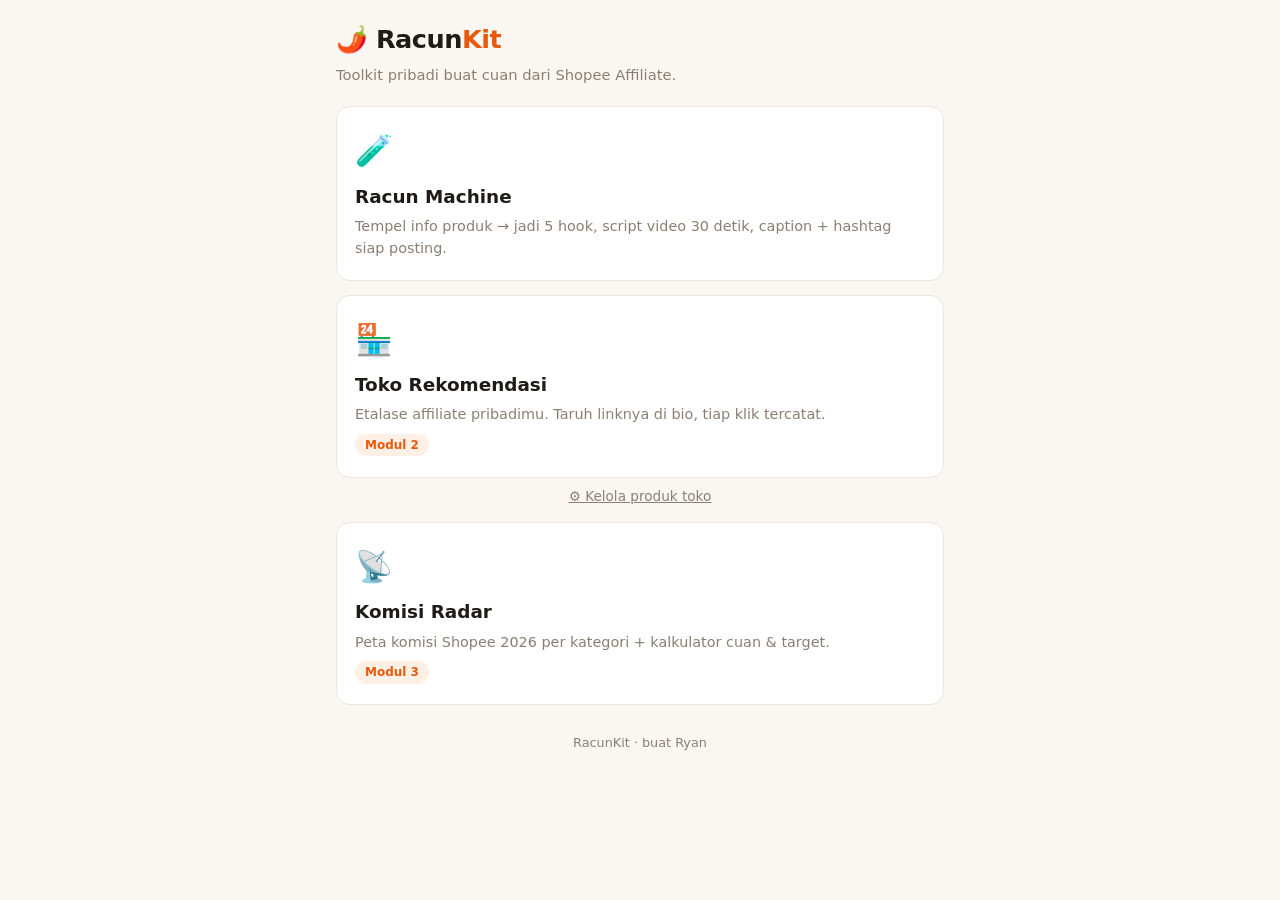
<file: index.html>
<!DOCTYPE html>
<html lang="id">
<head>
<meta charset="UTF-8">
<meta name="viewport" content="width=device-width, initial-scale=1.0">
<title>RacunKit — Toolkit Shopee Affiliate</title>
<link rel="stylesheet" href="css/style.css">
</head>
<body>
<div class="page">
    <header class="top">
        <h1>🌶️ Racun<span class="hot">Kit</span></h1>
        <p>Toolkit pribadi buat cuan dari Shopee Affiliate.</p>
    </header>

    <div class="grid-modul">
        <a class="modul" href="racun.html">
            <div class="emoji">🧪</div>
            <h2>Racun Machine</h2>
            <p>Tempel info produk → jadi 5 hook, script video 30 detik, caption + hashtag siap posting.</p>
        </a>
        <a class="modul" href="toko.html">
            <div class="emoji">🏪</div>
            <h2>Toko Rekomendasi</h2>
            <p>Etalase affiliate pribadimu. Taruh linknya di bio, tiap klik tercatat.</p>
            <span class="soon">Modul 2</span>
        </a>
        <div style="text-align:center; margin-top:-8px">
            <a href="toko-admin.html" style="font-size:0.85rem; color:var(--muted)">⚙️ Kelola produk toko</a>
        </div>
        <a class="modul" href="komisi.html">
            <div class="emoji">📡</div>
            <h2>Komisi Radar</h2>
            <p>Peta komisi Shopee 2026 per kategori + kalkulator cuan & target.</p>
            <span class="soon">Modul 3</span>
        </a>
    </div>

    <footer class="foot">RacunKit · buat Ryan</footer>
</div>
</body>
</html>

<!-- rebuild 2026-09-28 -->
</file>
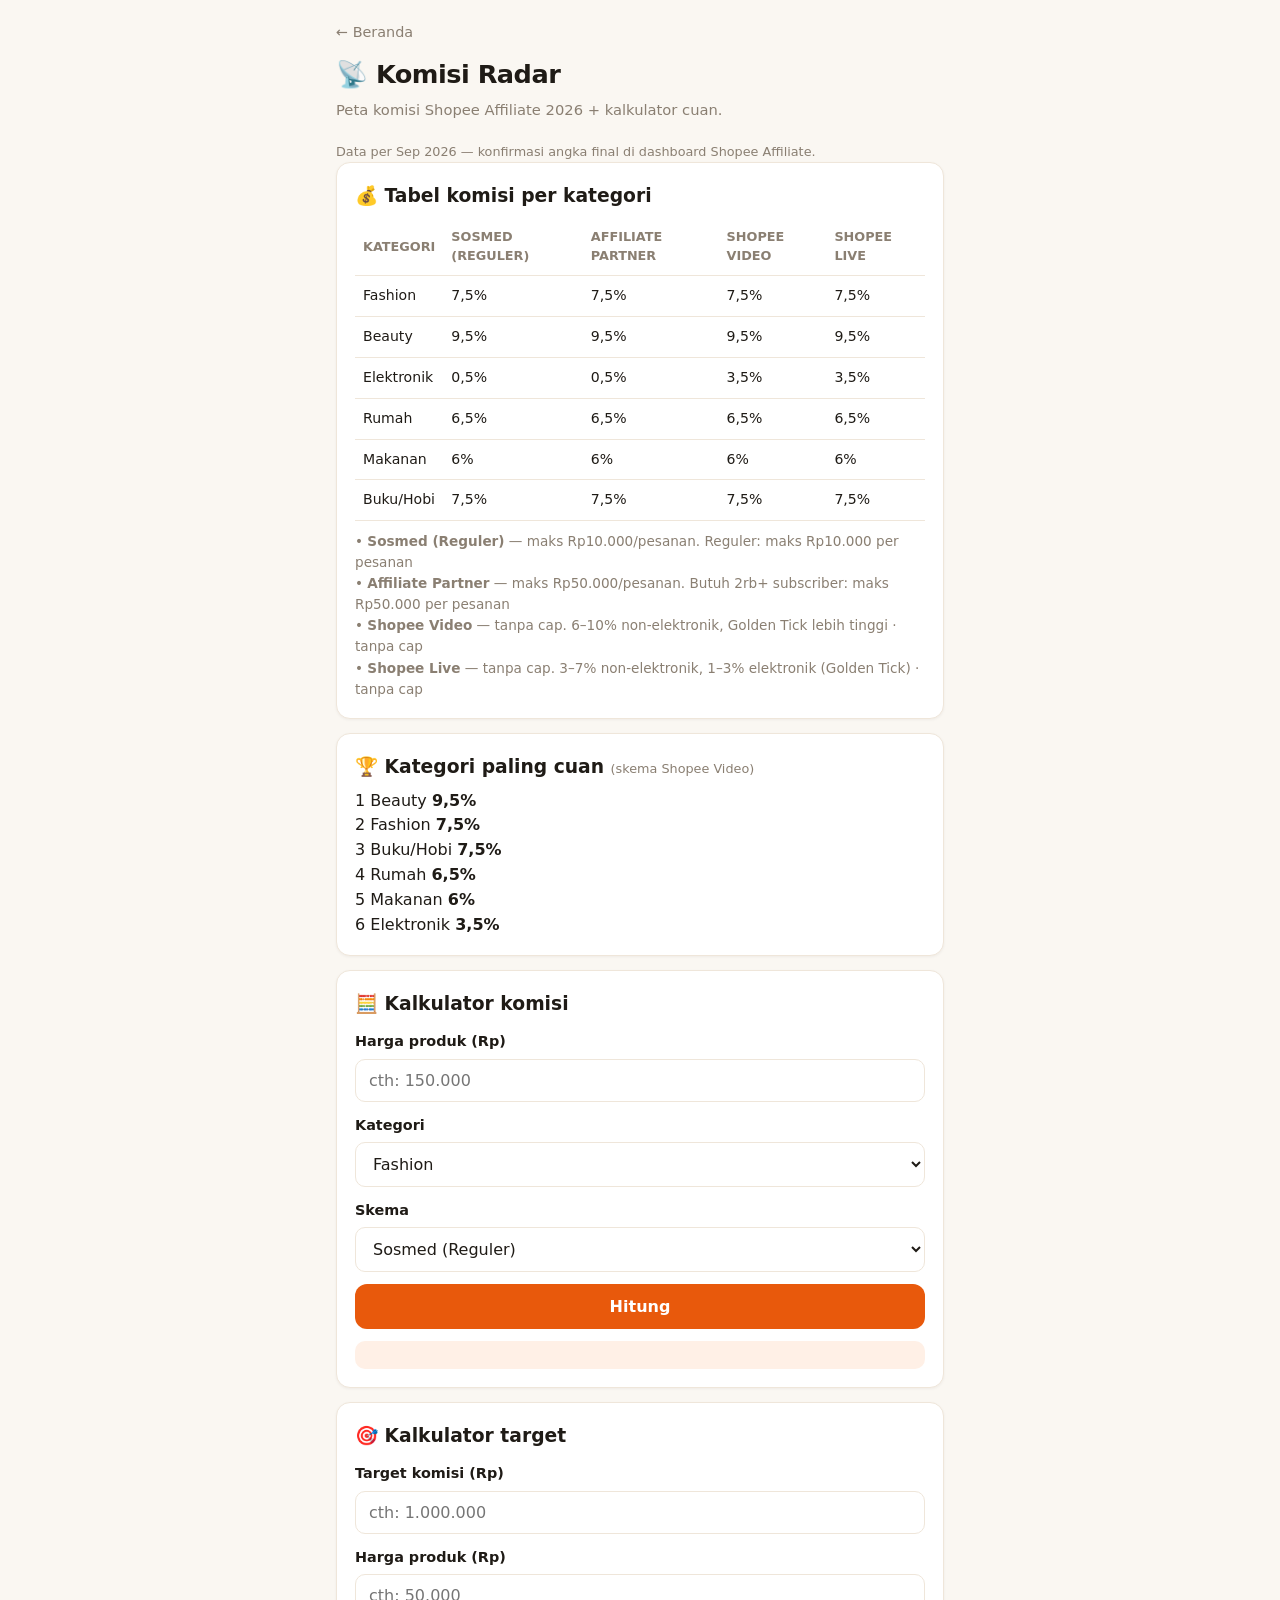
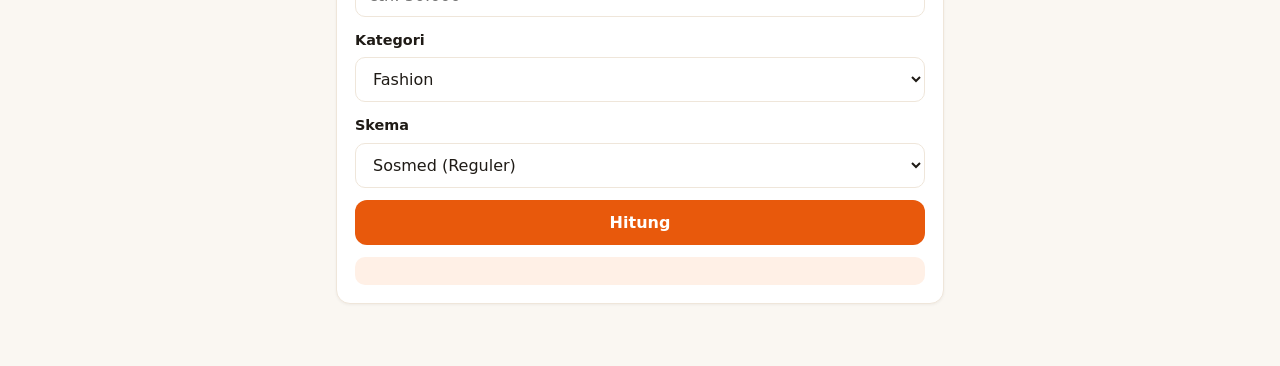
<file: komisi.html>
<!DOCTYPE html>
<html lang="id">
<head>
<meta charset="UTF-8">
<meta name="viewport" content="width=device-width, initial-scale=1.0">
<title>Komisi Radar — RacunKit</title>
<link rel="stylesheet" href="css/style.css">
</head>
<body>
<div class="page">
    <a class="back" href="index.html">← Beranda</a>
    <header class="top">
        <h1>📡 Komisi Radar</h1>
        <p>Peta komisi Shopee Affiliate 2026 + kalkulator cuan.</p>
    </header>

    <p class="disclaimer">Data per Sep 2026 — konfirmasi angka final di dashboard Shopee Affiliate.</p>

    <div class="card">
        <h3 style="margin-bottom:8px">💰 Tabel komisi per kategori</h3>
        <table class="rate" id="rate-table"></table>
        <div id="scheme-notes" style="margin-top:10px; font-size:0.85rem; color:var(--muted)"></div>
    </div>

    <div class="card">
        <h3 style="margin-bottom:8px">🏆 Kategori paling cuan <span style="font-weight:normal; font-size:0.8rem; color:var(--muted)">(skema Shopee Video)</span></h3>
        <div id="ranking"></div>
    </div>

    <div class="card">
        <h3 style="margin-bottom:12px">🧮 Kalkulator komisi</h3>
        <label class="f">Harga produk (Rp)
            <input class="input" id="k-harga" inputmode="numeric" placeholder="cth: 150.000">
        </label>
        <label class="f">Kategori
            <select class="input" id="k-kat"></select>
        </label>
        <label class="f">Skema
            <select class="input" id="k-skema"></select>
        </label>
        <div class="btn-row"><button class="btn" id="k-hitung" style="flex:1">Hitung</button></div>
        <div class="result" id="k-hasil"></div>
    </div>

    <div class="card">
        <h3 style="margin-bottom:12px">🎯 Kalkulator target</h3>
        <label class="f">Target komisi (Rp)
            <input class="input" id="t-target" inputmode="numeric" placeholder="cth: 1.000.000">
        </label>
        <label class="f">Harga produk (Rp)
            <input class="input" id="t-harga" inputmode="numeric" placeholder="cth: 50.000">
        </label>
        <label class="f">Kategori
            <select class="input" id="t-kat"></select>
        </label>
        <label class="f">Skema
            <select class="input" id="t-skema"></select>
        </label>
        <div class="btn-row"><button class="btn" id="t-hitung" style="flex:1">Hitung</button></div>
        <div class="result" id="t-hasil"></div>
    </div>
</div>

<script src="js/common.js"></script>
<script src="js/komisi-data.js"></script>
<script src="js/komisi-calc.js"></script>
<script>
const $ = (id) => document.getElementById(id);
const esc = (s) => String(s == null ? '' : s)
    .replace(/&/g, '&amp;').replace(/</g, '&lt;').replace(/>/g, '&gt;').replace(/"/g, '&quot;');
const fmtPct = (n) => String(n).replace('.', ',') + '%';
const SCHEMES = Object.keys(COMMISSIONS);
const CATS = Object.keys(COMMISSIONS.video.categories);

// (a) rate table
$('rate-table').innerHTML =
    '<tr><th>Kategori</th>' + SCHEMES.map(s => `<th>${esc(COMMISSIONS[s].label)}</th>`).join('') + '</tr>' +
    CATS.map(c => `<tr><td>${esc(c)}</td>` +
        SCHEMES.map(s => `<td>${fmtPct(COMMISSIONS[s].categories[c])}</td>`).join('') + '</tr>').join('');
$('scheme-notes').innerHTML = SCHEMES.map(s => {
    const sc = COMMISSIONS[s];
    const cap = sc.cap > 0 ? `maks ${formatRupiah(sc.cap)}/pesanan` : 'tanpa cap';
    return `<div>• <b>${esc(sc.label)}</b> — ${cap}. ${esc(sc.note)}</div>`;
}).join('');

// (b) ranking by video rate desc
$('ranking').innerHTML = Object.entries(COMMISSIONS.video.categories)
    .sort((a, b) => b[1] - a[1])
    .map(([c, r], i) => `<div class="rank-row"><span class="rank-num">${i + 1}</span> ${esc(c)} <b>${fmtPct(r)}</b></div>`)
    .join('');

// selects
const fillSel = (id, opts) => { $(id).innerHTML = opts.map(o => `<option value="${esc(o)}">${esc(o)}</option>`).join(''); };
fillSel('k-kat', CATS); fillSel('t-kat', CATS);
fillSel('k-skema', SCHEMES.map(s => COMMISSIONS[s].label));
fillSel('t-skema', SCHEMES.map(s => COMMISSIONS[s].label));
const schemeKey = (label) => SCHEMES.find(s => COMMISSIONS[s].label === label);

// (c) commission calculator
$('k-hitung').addEventListener('click', () => {
    const price = parseRupiah($('k-harga').value);
    if (!price) { toast('Isi harga produk dulu ya'); return; }
    const r = calcCommission(price, $('k-kat').value, schemeKey($('k-skema').value));
    $('k-hasil').innerHTML =
        `<b>${formatRupiah(r.net)}</b> per pcs <span style="color:var(--muted)">(${fmtPct(r.rate)})</span>` +
        (r.capped ? `<p class="cap-note">Terkena cap — tanpa cap dapatnya ${formatRupiah(r.gross)}.</p>` : '');
});

// (d) target calculator
$('t-hitung').addEventListener('click', () => {
    const target = parseRupiah($('t-target').value);
    const price = parseRupiah($('t-harga').value);
    if (!target || !price) { toast('Isi target dan harga produk dulu ya'); return; }
    const t = calcTarget(target, price, $('t-kat').value, schemeKey($('t-skema').value));
    $('t-hasil').innerHTML = t.pcs === 0
        ? 'Komisi per pcs Rp0 — target nggak akan kecapai. Cek harga produknya.'
        : `Butuh <b>${t.pcs} pcs</b> @ ${formatRupiah(t.perSale)}/pcs buat capai ${formatRupiah(target)}.`;
});
</script>
</body>
</html>
</file>
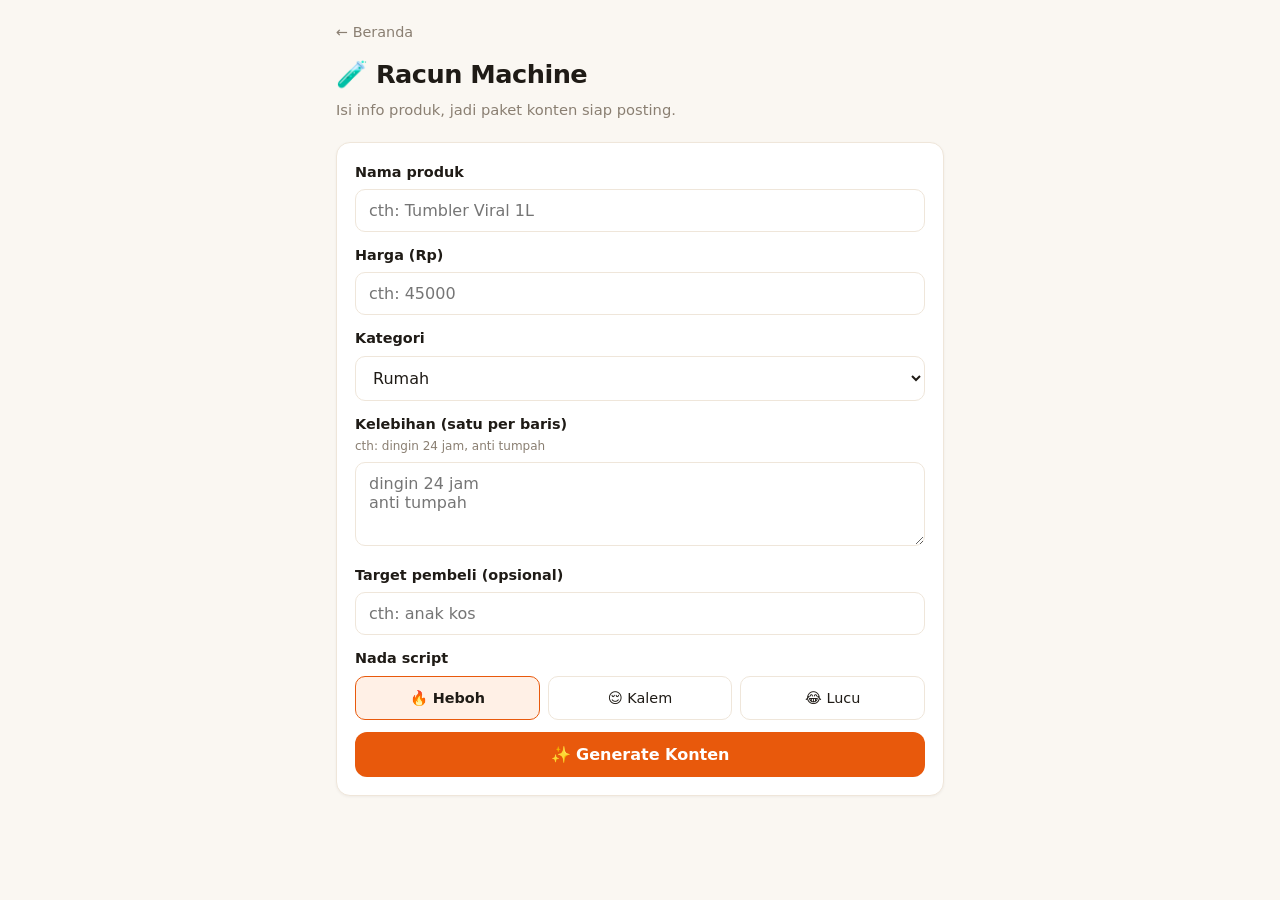
<file: racun.html>
<!DOCTYPE html>
<html lang="id">
<head>
<meta charset="UTF-8">
<meta name="viewport" content="width=device-width, initial-scale=1.0">
<title>Racun Machine — RacunKit</title>
<link rel="stylesheet" href="css/style.css">
</head>
<body>
<div class="page">
    <a class="back" href="index.html">← Beranda</a>
    <header class="top">
        <h1>🧪 Racun Machine</h1>
        <p>Isi info produk, jadi paket konten siap posting.</p>
    </header>

    <div class="card">
        <label class="f">Nama produk
            <input class="input" id="f-nama" placeholder="cth: Tumbler Viral 1L">
        </label>
        <label class="f">Harga (Rp)
            <input class="input" id="f-harga" type="number" inputmode="numeric" placeholder="cth: 45000">
        </label>
        <label class="f">Kategori
            <select class="input" id="f-kat">
                <option>Fashion</option>
                <option>Beauty</option>
                <option>Elektronik</option>
                <option selected>Rumah</option>
                <option>Makanan</option>
                <option>Buku/Hobi</option>
            </select>
        </label>
        <label class="f">Kelebihan (satu per baris)
            <small>cth: dingin 24 jam, anti tumpah</small>
            <textarea class="input" id="f-lebih" placeholder="dingin 24 jam&#10;anti tumpah"></textarea>
        </label>
        <label class="f">Target pembeli (opsional)
            <input class="input" id="f-audiens" placeholder="cth: anak kos">
        </label>
        <label class="f">Nada script
            <div class="radio-row">
                <label><input type="radio" name="nada" value="heboh" checked><span>🔥 Heboh</span></label>
                <label><input type="radio" name="nada" value="kalem"><span>😌 Kalem</span></label>
                <label><input type="radio" name="nada" value="lucu"><span>😂 Lucu</span></label>
            </div>
        </label>
        <button class="btn" id="btn-gen">✨ Generate Konten</button>
    </div>

    <div id="hasil" style="display:none">
        <div class="out-block">
            <h3>🎣 5 Hook</h3>
            <div id="out-hooks"></div>
        </div>
        <div class="out-block">
            <h3>🎬 Script 30 detik</h3>
            <div id="out-script"></div>
        </div>
        <div class="out-block">
            <h3>📝 Caption + Hashtag</h3>
            <div id="out-caption"></div>
        </div>
        <div class="out-block">
            <h3>🎬 Shot-list rekam (30 dtk)</h3>
            <div id="out-shots"></div>
        </div>
        <button class="btn" id="btn-regen" style="margin-top:4px">🔄 Generate Lagi</button>
    </div>
</div>

<script src="js/common.js"></script>
<script src="js/racun-templates.js"></script>
<script>
const $ = (id) => document.getElementById(id);
const esc = (s) => s.replace(/&/g, '&amp;').replace(/</g, '&lt;').replace(/>/g, '&gt;');
let lastOut = null;

const readProduct = () => ({
    name: $('f-nama').value,
    price: Number($('f-harga').value) || 0,
    category: $('f-kat').value,
    kelebihan: $('f-lebih').value.split('\n'),
    audience: $('f-audiens').value
});

const generate = () => {
    const p = readProduct();
    if (!p.name.trim()) { toast('Isi nama produk dulu ya'); return; }
    const tone = document.querySelector('input[name="nada"]:checked').value;
    const hooks = generateHooks(p);
    const script = generateScript(p, tone);
    const { caption, hashtags } = generateCaption(p);
    const shotlist = generateShotList(p);
    const pname = p.name.trim();
    const shotlistText = `🎬 SHOT-LIST REKAM — ${pname}\n` +
        shotlist.map((s, i) => `${i + 1}. [${s.at}] ${s.kind}\n   ${s.shot}\n   💡 ${s.tip}`).join('\n');
    lastOut = { hooks, script, caption, hashtags, shotlistText };

    $('out-hooks').innerHTML = hooks.map((h, i) =>
        `<div class="out-item"><p>${esc(h)}</p><button class="copy" data-k="hooks" data-i="${i}">Salin</button></div>`).join('');
    $('out-script').innerHTML =
        `<pre class="script">${esc(script)}</pre><div class="btn-row"><button class="btn btn-secondary" data-k="script">Salin script</button></div>`;
    $('out-caption').innerHTML =
        `<pre class="script">${esc(caption)}</pre>` +
        `<div class="hash-tags">${hashtags.map(h => `<span>${esc(h)}</span>`).join('')}</div>` +
        `<div class="btn-row"><button class="btn btn-secondary" data-k="caption">Salin caption</button>` +
        `<button class="btn btn-secondary" data-k="hashtags">Salin hashtag</button></div>`;
    $('out-shots').innerHTML = shotlist.map((s, i) =>
        `<div class="shot"><b>${i + 1}. [${esc(s.at)}] ${esc(s.kind)}</b><p>${esc(s.shot)}</p><p class="tip">💡 ${esc(s.tip)}</p></div>`).join('') +
        `<div class="btn-row"><button class="btn btn-secondary" data-k="shotlist">Salin shot-list</button></div>`;
    $('hasil').style.display = 'block';
    $('hasil').scrollIntoView({ behavior: 'smooth' });
};

document.addEventListener('click', (e) => {
    const b = e.target.closest('[data-k]');
    if (!b || !lastOut) return;
    const k = b.dataset.k;
    const text = k === 'hashtags' ? lastOut.hashtags.join(' ')
        : k === 'shotlist' ? lastOut.shotlistText
        : (b.dataset.i !== undefined ? lastOut[k][+b.dataset.i] : lastOut[k]);
    copyText(text).then(() => toast('Disalin!'));
});

$('btn-gen').addEventListener('click', generate);
$('btn-regen').addEventListener('click', generate);
</script>
</body>
</html>
</file>
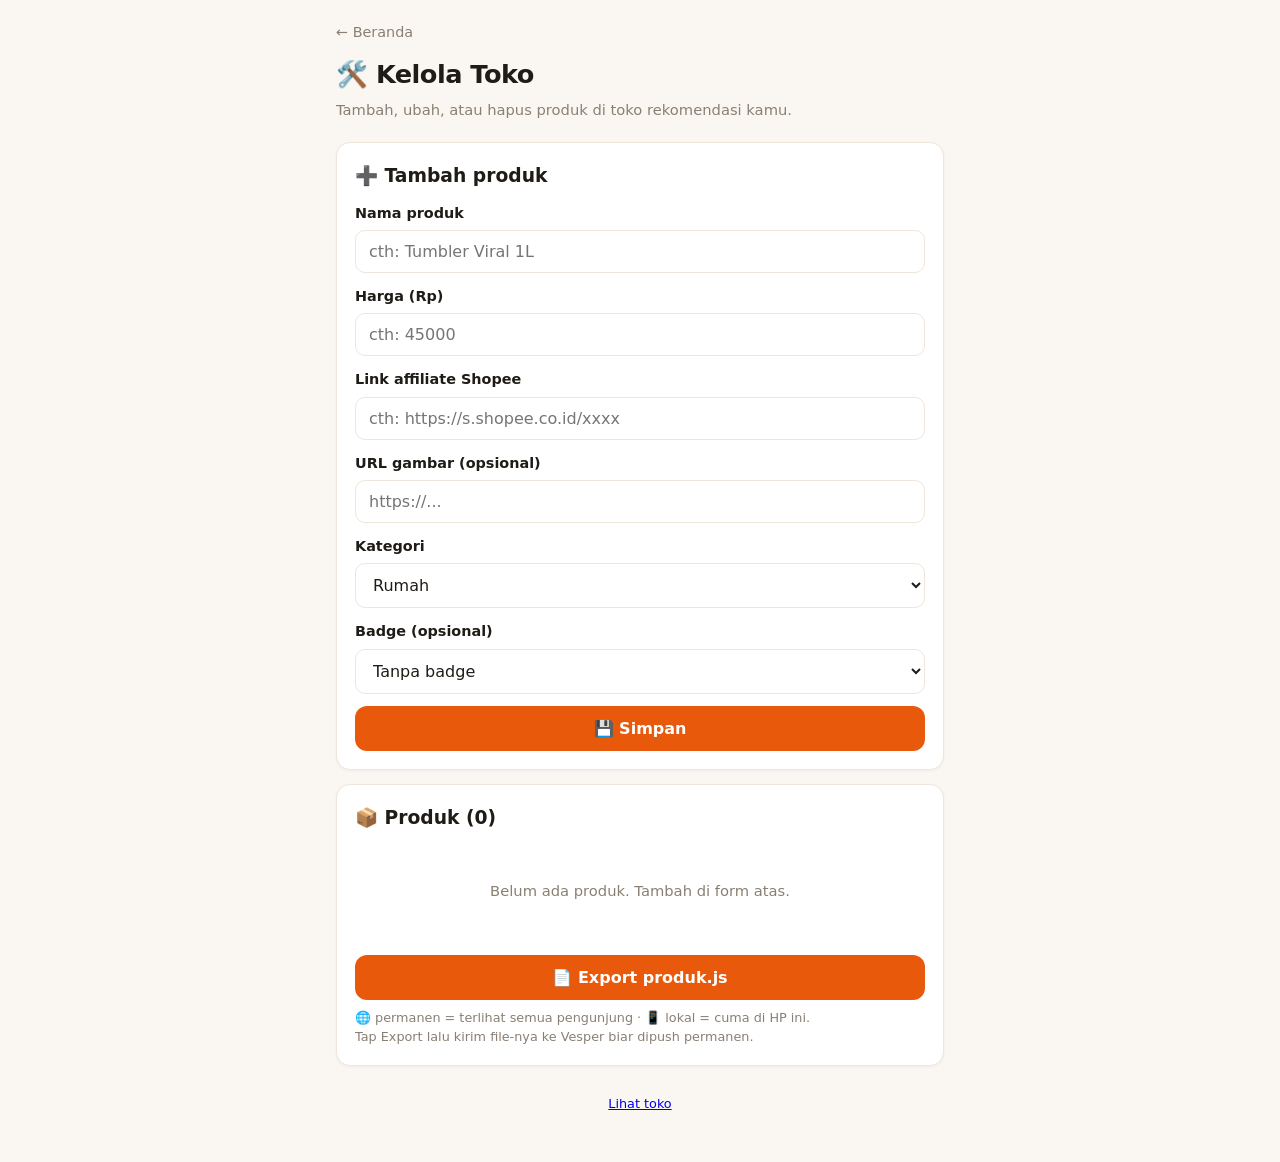
<file: toko-admin.html>
<!DOCTYPE html>
<html lang="id">
<head>
<meta charset="UTF-8">
<meta name="viewport" content="width=device-width, initial-scale=1.0">
<title>Kelola Toko — RacunKit</title>
<link rel="stylesheet" href="css/style.css">
</head>
<body>
<div class="page">
    <a class="back" href="index.html">← Beranda</a>
    <header class="top">
        <h1>🛠️ Kelola Toko</h1>
        <p>Tambah, ubah, atau hapus produk di toko rekomendasi kamu.</p>
    </header>

    <div class="card">
        <h3 id="form-title" style="margin-bottom:12px">➕ Tambah produk</h3>
        <input type="hidden" id="a-id">
        <label class="f">Nama produk
            <input class="input" id="a-nama" placeholder="cth: Tumbler Viral 1L">
        </label>
        <label class="f">Harga (Rp)
            <input class="input" id="a-harga" type="number" inputmode="numeric" placeholder="cth: 45000">
        </label>
        <label class="f">Link affiliate Shopee
            <input class="input" id="a-link" placeholder="cth: https://s.shopee.co.id/xxxx">
        </label>
        <label class="f">URL gambar (opsional)
            <input class="input" id="a-img" placeholder="https://...">
        </label>
        <label class="f">Kategori
            <select class="input" id="a-kat">
                <option>Fashion</option>
                <option>Beauty</option>
                <option>Elektronik</option>
                <option selected>Rumah</option>
                <option>Makanan</option>
                <option>Buku/Hobi</option>
                <option>Lainnya</option>
            </select>
        </label>
        <label class="f">Badge (opsional)
            <select class="input" id="a-badge">
                <option value="">Tanpa badge</option>
                <option>Termurah</option>
                <option>Viral</option>
                <option>Best Seller</option>
                <option>Diskon</option>
            </select>
        </label>
        <div class="btn-row">
            <button class="btn" id="a-save" style="flex:1">💾 Simpan</button>
            <button class="btn btn-secondary" id="a-cancel" style="display:none">Batal</button>
        </div>
    </div>

    <div class="card">
        <h3 style="margin-bottom:8px">📦 Produk (<span id="count">0</span>)</h3>
        <div id="list"></div>
        <div class="btn-row" style="margin-top:12px">
            <button class="btn" id="a-export" style="flex:1">📄 Export produk.js</button>
        </div>
        <p style="font-size:0.8rem; color:var(--muted); margin-top:8px">🌐 permanen = terlihat semua pengunjung · 📱 lokal = cuma di HP ini.<br>Tap Export lalu kirim file-nya ke Vesper biar dipush permanen.</p>
    </div>

    <footer class="foot"><a href="toko.html">Lihat toko</a></footer>
</div>

<script src="js/common.js"></script>
<script src="js/produk.js"></script>
<script src="js/toko-store.js"></script>
<script src="js/toko-render.js"></script>
<script>
const $ = (id) => document.getElementById(id);
const esc = (s) => String(s == null ? '' : s)
    .replace(/&/g, '&amp;').replace(/</g, '&lt;').replace(/>/g, '&gt;').replace(/"/g, '&quot;');

const renderList = () => {
    const products = getProducts();
    const localIds = new Set(getLocalProducts().map(p => p.id));
    $('count').textContent = products.length;
    $('list').innerHTML = products.length ? products.map(p => `
        <div class="admin-row" data-id="${esc(p.id)}">
            <div class="grow">
                <b>${esc(p.name)}</b> <span class="src">${localIds.has(p.id) ? '📱 lokal' : '🌐 permanen'}</span><br>
                <span>${formatRupiah(p.price)} · ${esc(p.category)}</span><br>
                <span class="clicks">${getClicks(p.id)} klik</span>
            </div>
            <button class="btn btn-secondary" data-act="edit">Ubah</button>
            <button class="btn btn-secondary" data-act="del">Hapus</button>
        </div>`).join('')
        : '<p class="empty">Belum ada produk. Tambah di form atas.</p>';
};

const resetForm = () => {
    $('a-id').value = '';
    $('a-nama').value = ''; $('a-harga').value = ''; $('a-link').value = ''; $('a-img').value = '';
    $('a-kat').value = 'Rumah'; $('a-badge').value = '';
    $('form-title').textContent = '➕ Tambah produk';
    $('a-save').textContent = '💾 Simpan';
    $('a-cancel').style.display = 'none';
};

$('a-save').addEventListener('click', () => {
    const name = $('a-nama').value.trim();
    if (!name) { toast('Isi nama produk dulu ya'); return; }
    const link = $('a-link').value.trim();
    if (!link) { toast('Link affiliate-nya jangan lupa diisi'); return; }
    saveProduct({
        id: $('a-id').value || undefined,
        name,
        price: Number($('a-harga').value) || 0,
        link,
        img: $('a-img').value.trim(),
        category: $('a-kat').value,
        badge: $('a-badge').value,
    });
    toast('Produk tersimpan!');
    resetForm();
    renderList();
});

$('a-cancel').addEventListener('click', resetForm);

$('a-export').addEventListener('click', () => {
    if (!getProducts().length) { toast('Belum ada produk buat diexport'); return; }
    try {
        const blob = new Blob([exportProdukJs()], { type: 'text/javascript' });
        const a = document.createElement('a');
        a.href = URL.createObjectURL(blob);
        a.download = 'produk.js';
        document.body.appendChild(a); a.click(); a.remove();
        toast('produk.js terunduh — kirim file-nya ke Vesper biar dipush');
    } catch (e) { toast('Gagal mengunduh file'); }
});

$('list').addEventListener('click', (e) => {
    const btn = e.target.closest('[data-act]');
    if (!btn) return;
    const row = btn.closest('.admin-row');
    const id = row.dataset.id;
    if (btn.dataset.act === 'del') {
        if (!confirm('Hapus produk ini dari toko?')) return;
        deleteProduct(id);
        toast('Produk dihapus');
        renderList();
    } else {
        const p = getProducts().find(x => x.id === id);
        if (!p) return;
        $('a-id').value = p.id;
        $('a-nama').value = p.name; $('a-harga').value = p.price || '';
        $('a-link').value = p.link; $('a-img').value = p.img || '';
        $('a-kat').value = p.category || 'Rumah'; $('a-badge').value = p.badge || '';
        $('form-title').textContent = '✏️ Ubah produk';
        $('a-save').textContent = '💾 Update';
        $('a-cancel').style.display = '';
        window.scrollTo({ top: 0, behavior: 'smooth' });
    }
});

renderList();
</script>
</body>
</html>
</file>
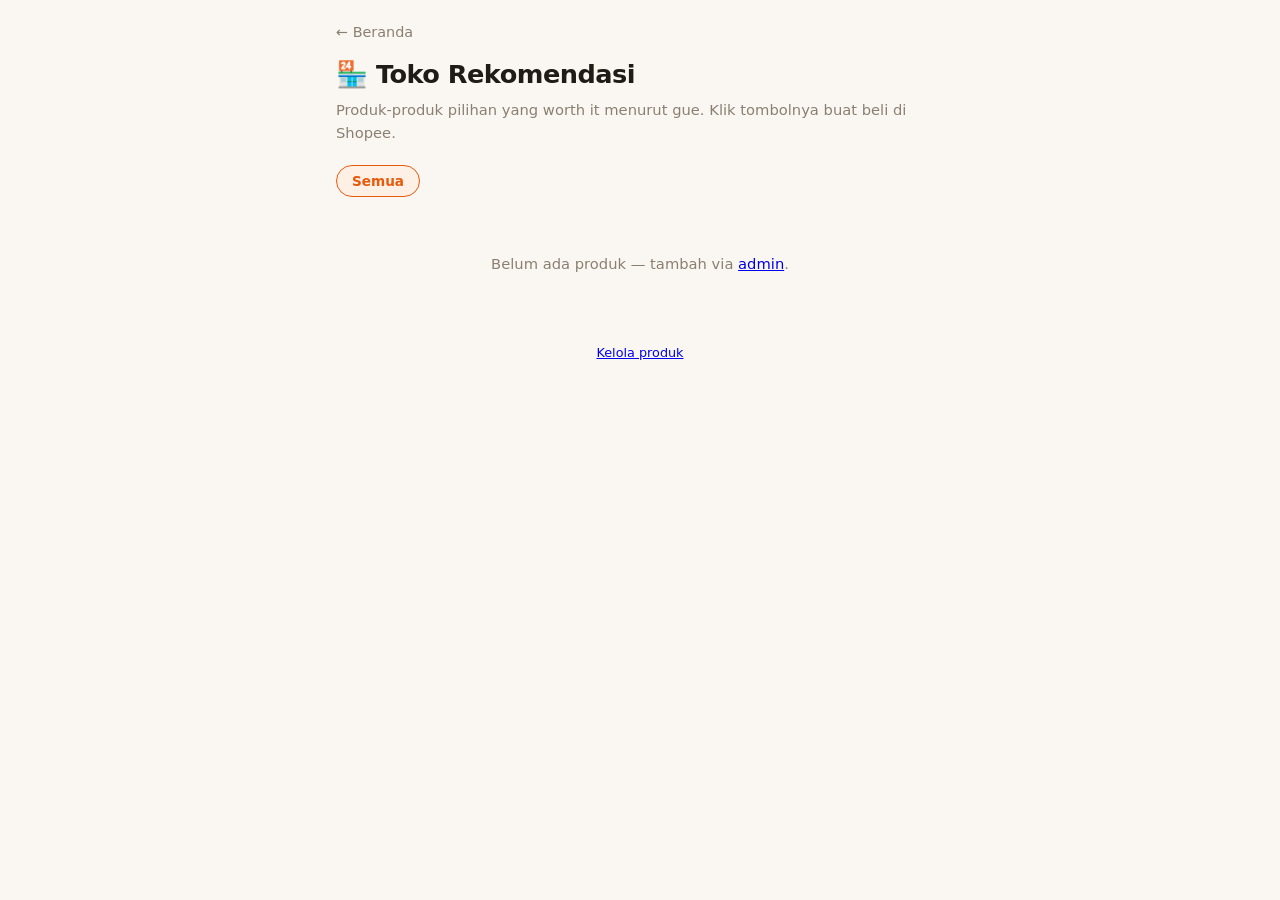
<file: toko.html>
<!DOCTYPE html>
<html lang="id">
<head>
<meta charset="UTF-8">
<meta name="viewport" content="width=device-width, initial-scale=1.0">
<title>Toko Rekomendasi — RacunKit</title>
<link rel="stylesheet" href="css/style.css">
</head>
<body>
<div class="page">
    <a class="back" href="index.html">← Beranda</a>
    <header class="top">
        <h1>🏪 Toko Rekomendasi</h1>
        <p>Produk-produk pilihan yang worth it menurut gue. Klik tombolnya buat beli di Shopee.</p>
    </header>

    <div class="chips" id="chips"></div>
    <div class="prod-grid" id="grid"></div>
    <p class="empty" id="empty" style="display:none">Belum ada produk — tambah via <a href="toko-admin.html">admin</a>.</p>

    <footer class="foot"><a href="toko-admin.html">Kelola produk</a></footer>
</div>

<script src="js/common.js"></script>
<script src="js/produk.js"></script>
<script src="js/toko-store.js"></script>
<script src="js/toko-render.js"></script>
<script>
const $ = (id) => document.getElementById(id);
const esc = (s) => String(s == null ? '' : s)
    .replace(/&/g, '&amp;').replace(/</g, '&lt;').replace(/>/g, '&gt;').replace(/"/g, '&quot;');
let cur = 'Semua';

const render = () => {
    const products = getProducts();
    const cats = [...new Set(products.map(p => p.category).filter(Boolean))];
    $('chips').innerHTML = ['Semua', ...cats].map(c =>
        `<button class="${c === cur ? 'on' : ''}" data-f="${esc(c)}">${esc(c)}</button>`).join('');
    const list = cur === 'Semua' ? products : products.filter(p => p.category === cur);
    $('grid').innerHTML = list.map(renderCard).join('');
    $('empty').style.display = products.length ? 'none' : 'block';
};

document.addEventListener('click', (e) => {
    const chip = e.target.closest('[data-f]');
    if (chip) { cur = chip.dataset.f; render(); return; }
    const buy = e.target.closest('[data-toko-id]');
    if (buy) trackClick(buy.dataset.tokoId);
});

render();
</script>
</body>
</html>
</file>
<file: css/style.css>
:root {
    --bg: #faf7f2;
    --card: #ffffff;
    --text: #1f1b16;
    --muted: #8a7f72;
    --accent: #e8590c;
    --accent-soft: #fff0e6;
    --line: #efe6da;
    --radius: 14px;
}

* { box-sizing: border-box; margin: 0; padding: 0; }

body {
    font-family: system-ui, -apple-system, "Segoe UI", sans-serif;
    background: var(--bg);
    color: var(--text);
    line-height: 1.55;
    -webkit-tap-highlight-color: transparent;
}

.page { max-width: 640px; margin: 0 auto; padding: 20px 16px 48px; }

header.top { margin-bottom: 20px; }
header.top h1 { font-size: 1.6rem; letter-spacing: -0.02em; }
header.top h1 .hot { color: var(--accent); }
header.top p { color: var(--muted); font-size: 0.92rem; margin-top: 4px; }
.back { display: inline-block; margin-bottom: 12px; color: var(--muted); text-decoration: none; font-size: 0.9rem; }

.card {
    background: var(--card);
    border: 1px solid var(--line);
    border-radius: var(--radius);
    padding: 18px;
    margin-bottom: 14px;
    box-shadow: 0 1px 3px rgba(31,27,22,0.05);
}

.grid-modul { display: grid; gap: 14px; }
.modul {
    display: block;
    text-decoration: none;
    color: inherit;
    background: var(--card);
    border: 1px solid var(--line);
    border-radius: var(--radius);
    padding: 20px 18px;
    transition: transform 0.12s ease;
}
.modul:active { transform: scale(0.98); }
.modul .emoji { font-size: 1.9rem; }
.modul h2 { font-size: 1.15rem; margin: 8px 0 4px; }
.modul p { color: var(--muted); font-size: 0.9rem; }
.modul .soon {
    display: inline-block; margin-top: 8px; font-size: 0.75rem;
    background: var(--accent-soft); color: var(--accent);
    padding: 2px 10px; border-radius: 99px; font-weight: 600;
}

label.f { display: block; margin-bottom: 12px; font-size: 0.9rem; font-weight: 600; }
label.f small { display: block; font-weight: 400; color: var(--muted); margin-top: 2px; }

.input, select.input, textarea.input {
    width: 100%;
    margin-top: 6px;
    padding: 11px 13px;
    font-size: 1rem;
    font-family: inherit;
    border: 1.5px solid var(--line);
    border-radius: 10px;
    background: #fff;
    color: var(--text);
}
.input:focus { outline: none; border-color: var(--accent); }
textarea.input { min-height: 84px; resize: vertical; }

.radio-row { display: flex; gap: 8px; margin-top: 6px; }
.radio-row label {
    flex: 1; text-align: center; padding: 10px 4px;
    border: 1.5px solid var(--line); border-radius: 10px;
    font-size: 0.9rem; cursor: pointer; font-weight: 500;
}
.radio-row input { display: none; }
.radio-row input:checked + span { font-weight: 700; }
.radio-row label:has(input:checked) { border-color: var(--accent); background: var(--accent-soft); }

.btn {
    display: inline-flex; align-items: center; justify-content: center; gap: 8px;
    padding: 13px 20px;
    font-size: 1rem; font-weight: 700; font-family: inherit;
    border: none; border-radius: 12px; cursor: pointer;
    background: var(--accent); color: #fff;
    width: 100%;
}
.btn:active { transform: scale(0.98); }
.btn-secondary {
    background: var(--card); color: var(--text);
    border: 1.5px solid var(--line); width: auto; padding: 8px 14px;
    font-size: 0.85rem; font-weight: 600;
}
.btn-row { display: flex; gap: 8px; margin-top: 10px; }

.out-block { margin-bottom: 16px; }
.out-block h3 { font-size: 1rem; margin-bottom: 8px; }
.out-item {
    background: var(--accent-soft);
    border-radius: 10px;
    padding: 12px 14px;
    margin-bottom: 8px;
    font-size: 0.93rem;
    display: flex; gap: 10px; align-items: flex-start; justify-content: space-between;
}
.out-item p { flex: 1; }
.out-item .copy {
    flex-shrink: 0; border: none; background: #fff; color: var(--accent);
    font-weight: 700; font-size: 0.8rem; padding: 6px 12px; border-radius: 8px;
    cursor: pointer; border: 1px solid var(--line);
}
pre.script {
    white-space: pre-wrap; font-family: inherit; font-size: 0.93rem;
    background: var(--accent-soft); border-radius: 10px; padding: 14px;
}
.hash-tags { display: flex; flex-wrap: wrap; gap: 6px; margin-top: 8px; }
.hash-tags span {
    background: #fff; border: 1px solid var(--line); border-radius: 99px;
    padding: 4px 12px; font-size: 0.85rem; color: var(--accent); font-weight: 600;
}

table.rate { width: 100%; border-collapse: collapse; font-size: 0.88rem; margin-top: 8px; }
table.rate th, table.rate td { padding: 9px 8px; text-align: left; border-bottom: 1px solid var(--line); }
table.rate th { color: var(--muted); font-weight: 600; font-size: 0.8rem; text-transform: uppercase; }
table.rate td.num { font-variant-numeric: tabular-nums; font-weight: 700; color: var(--accent); }
.disclaimer { font-size: 0.8rem; color: var(--muted); margin-top: 10px; }
.result { background: var(--accent-soft); border-radius: 10px; padding: 14px; margin-top: 12px; font-size: 0.95rem; }
.result b { color: var(--accent); }
.cap-note { font-size: 0.82rem; color: var(--muted); margin-top: 6px; }

.prod-grid { display: grid; grid-template-columns: 1fr 1fr; gap: 12px; }
.prod-card { background: var(--card); border: 1px solid var(--line); border-radius: var(--radius); overflow: hidden; }
.prod-card img { width: 100%; aspect-ratio: 1; object-fit: cover; display: block; background: var(--accent-soft); }
.prod-card .body { padding: 10px 12px 14px; }
.prod-card .badge {
    display: inline-block; font-size: 0.7rem; font-weight: 700; color: var(--accent);
    background: var(--accent-soft); border-radius: 99px; padding: 2px 9px; margin-bottom: 6px;
}
.prod-card h4 { font-size: 0.88rem; line-height: 1.35; margin-bottom: 4px; }
.prod-card .price { font-weight: 800; color: var(--accent); font-size: 0.95rem; }
.prod-card .cat { font-size: 0.75rem; color: var(--muted); }
.prod-card .buy {
    display: block; text-align: center; margin-top: 10px; padding: 10px;
    background: var(--accent); color: #fff; border-radius: 9px;
    text-decoration: none; font-weight: 700; font-size: 0.88rem;
}
.chips { display: flex; gap: 8px; overflow-x: auto; padding-bottom: 4px; margin-bottom: 12px; }
.chips button {
    flex-shrink: 0; border: 1.5px solid var(--line); background: #fff; border-radius: 99px;
    padding: 7px 15px; font-size: 0.85rem; cursor: pointer; font-family: inherit;
}
.chips button.on { border-color: var(--accent); background: var(--accent-soft); color: var(--accent); font-weight: 700; }
.empty { text-align: center; color: var(--muted); padding: 40px 20px; font-size: 0.92rem; }
.admin-row { display: flex; gap: 10px; align-items: center; padding: 10px 0; border-bottom: 1px solid var(--line); font-size: 0.9rem; }
.admin-row .grow { flex: 1; }
.admin-row .clicks { font-size: 0.78rem; color: var(--muted); }

.toast {
    position: fixed; left: 50%; bottom: 28px; transform: translateX(-50%) translateY(20px);
    background: var(--text); color: #fff; padding: 11px 20px; border-radius: 99px;
    font-size: 0.88rem; opacity: 0; pointer-events: none; transition: all 0.25s ease;
    z-index: 99; max-width: 90vw; text-align: center;
}
.toast.show { opacity: 1; transform: translateX(-50%) translateY(0); }

footer.foot { text-align: center; color: var(--muted); font-size: 0.8rem; margin-top: 28px; }

/* Toko placeholder image sizing (matches .prod-card img) */
.prod-card svg.ph { width: 100%; aspect-ratio: 1; display: block; }

/* Admin: label sumber produk */
.src { font-size: 0.72rem; color: var(--muted); border: 1px solid var(--line); border-radius: 99px; padding: 1px 8px; white-space: nowrap; }

/* Racun Machine: shot-list */
.shot { background: var(--card); border: 1px solid var(--line); border-radius: 10px; padding: 10px 12px; margin-bottom: 8px; }
.shot p { margin: 4px 0; }
.shot .tip { font-size: 0.85rem; color: var(--muted); }
</file>
